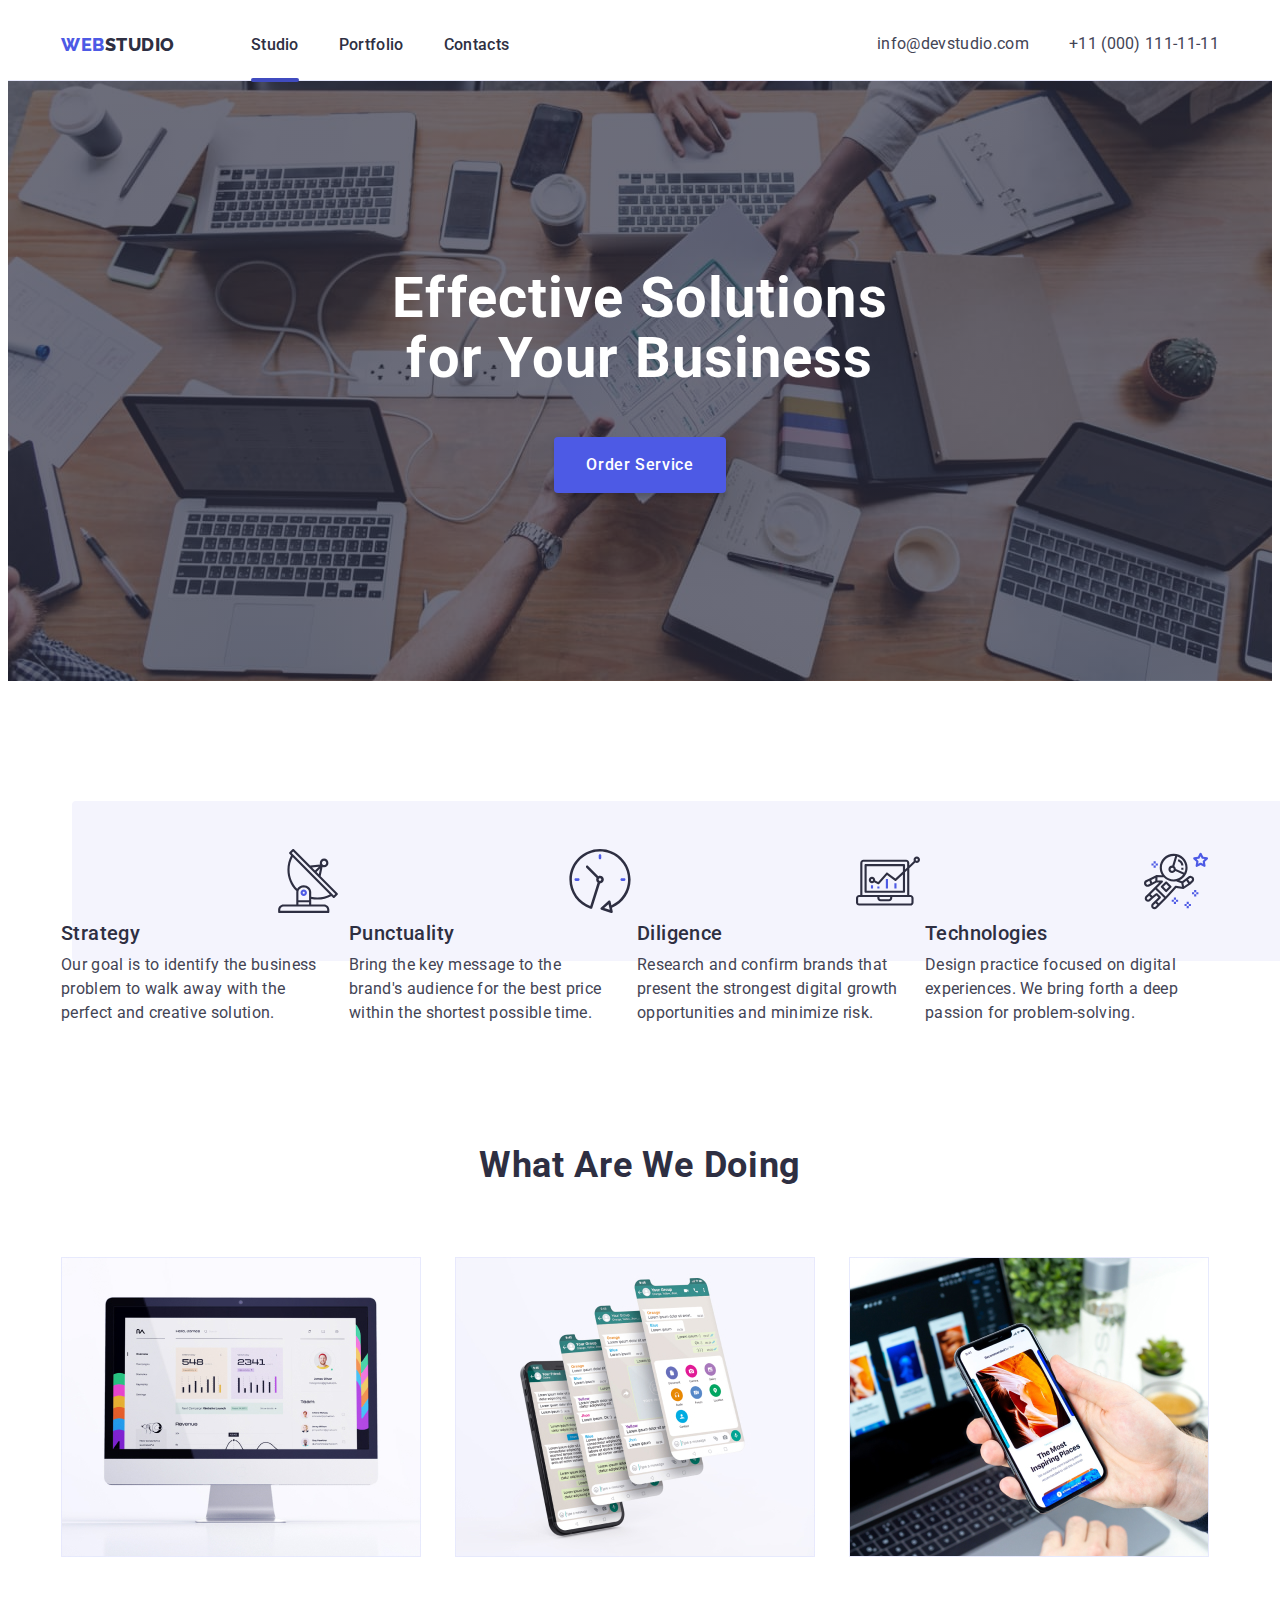
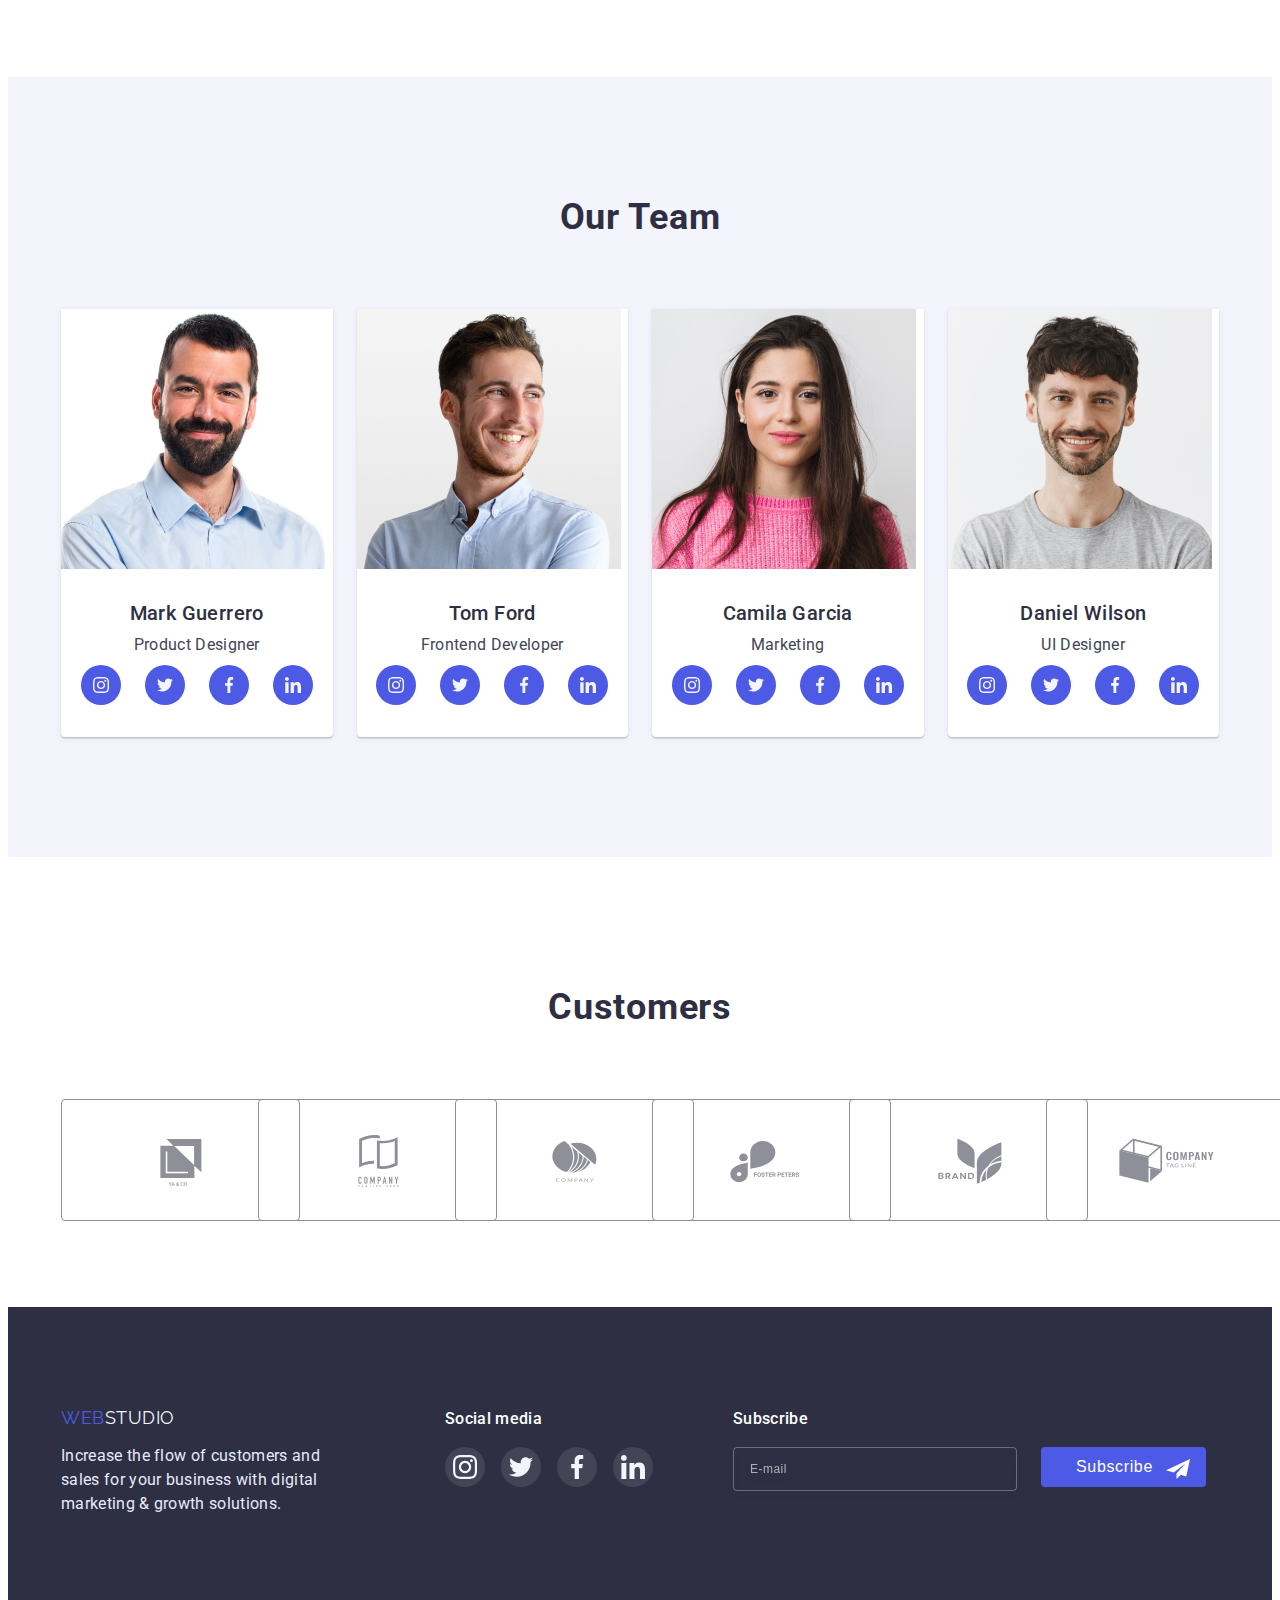
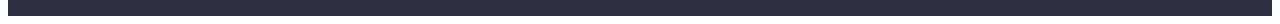
<file: index.html>
<!DOCTYPE html>
<html lang="en">
  <head>
    <meta charset="UTF-8" />
    <meta http-equiv="X-UA-Compatible" content="IE=edge" />
    <meta name="viewport" content="width=device-width, initial-scale=1.0" />
    <title>Document</title>
    <link rel="preconnect" href="https://fonts.googleapis.com" />
    <link rel="preconnect" href="https://fonts.gstatic.com" crossorigin />
    <link
      href="https://fonts.googleapis.com/css2?family=Raleway:wght@800&family=Roboto:wght@400;500;700;900&display=swap"
      rel="stylesheet"
    />
    <link
      rel="stylesheet"
      href="https://cdnjs.cloudflare.com/ajax/libs/modern-normalize/1.1.0/modern-normalize.min.css"
      integrity="sha512-wpPYUAdjBVSE4KJnH1VR1HeZfpl1ub8YT/NKx4PuQ5NmX2tKuGu6U/JRp5y+Y8XG2tV+wKQpNHVUX03MfMFn9Q=="
      crossorigin="anonymous"
      referrerpolicy="no-referrer"
    />
    <link rel="stylesheet" href="./css/styles.css" />
  </head>
  <body>
    <header class="header">
      <div class="container header-container">
        <nav class="header-navigation">
          <a href="" class="header-logo link">
            <span class="logo-web">Web</span> Studio</a
          >
          <ul class="header-list list">
            <li class="header-item link">
              <a href="./index.html" class="header-link link current">Studio</a>
            </li>
            <li class="header-item link">
              <a href="./portfolio.html" class="header-link link"> Portfolio</a>
            </li>
            <li class="header-item link">
              <a href="" class="header-link link"> Contacts</a>
            </li>
          </ul>
        </nav>
        <address class="header-contacts">
          <ul class="header-contacts-list list">
            <li>
              <a href="mailto:info@devstudio.com" class="header-mail link"
                >info@devstudio.com</a
              >
            </li>
            <li>
              <a href="tel:+110001111111" class="header-phone link"
                >+11 (000) 111-11-11</a
              >
            </li>
          </ul>
        </address>
      </div>
    </header>

    <main>
      <section class="hero">
        <div class="container hero-container">
          <h1 class="hero-title">Effective Solutions for Your Business</h1>
          <button class="hero-btn" type="button" data-modal-open>
            Order Service
          </button>
        </div>
      </section>

      <section class="planning">
        <div class="container">
          <ul class="planning-icon-list list">
            <li class="planning-icon-item">
              <a href="" class="planning-link link">
                <svg class="planning-icon" width="64" height="64">
                  <use href="./images/icons.svg#icon-antenna"></use>
                </svg>
              </a>
            </li>
            <li class="planning-item">
              <a href="" class="planning-link link"
                ><svg class="planning-icon" width="64" height="64">
                  <use href="./images/icons.svg#icon-clock"></use>
                </svg>
              </a>
            </li>
            <li class="planning-item">
              <a href="" class="planning-link link"
                ><svg class="planning-icon" width="64" height="64">
                  <use href="./images/icons.svg#icon-diagram"></use>
                </svg>
              </a>
            </li>
            <li class="planning-item">
              <a href="" class="planning-link link"
                ><svg class="planning-icon" width="64" height="64">
                  <use href="./images/icons.svg#icon-astronaut"></use>
                </svg>
              </a>
            </li>
          </ul>
          <h2 class="visually-hidden">Strategic planning</h2>
          <ul class="planning-list list">
            <li class="planning-item">
              <h3 class="planning-title">Strategy</h3>
              <p class="planning-text">
                Our goal is to identify the business problem to walk away with
                the perfect and creative solution.
              </p>
            </li>
            <li class="planning-item">
              <h3 class="planning-title">Punctuality</h3>
              <p class="planning-text">
                Bring the key message to the brand's audience for the best price
                within the shortest possible time.
              </p>
            </li>
            <li class="planning-item">
              <h3 class="planning-title">Diligence</h3>
              <p class="planning-text">
                Research and confirm brands that present the strongest digital
                growth opportunities and minimize risk.
              </p>
            </li>
            <li class="planning-item">
              <h3 class="planning-title">Technologies</h3>
              <p class="planning-text">
                Design practice focused on digital experiences. We bring forth a
                deep passion for problem-solving.
              </p>
            </li>
          </ul>
        </div>
      </section>
      <section class="actions">
        <div class="container">
          <h2 class="actions-title">What are we doing</h2>
          <ul class="actions-list list">
            <li class="actions-item">
              <img src="./images/img1.jpg" alt="Computer" width="360" />
            </li>
            <li class="actions-item">
              <img src="./images/img2.jpg" alt="Smartphone" width="360" />
            </li>
            <li class="actions-item">
              <img src="./images/img3.jpg" alt="Laptop" width="360" />
            </li>
          </ul>
        </div>
      </section>

      <section class="team">
        <div class="container">
          <h2 class="team-title">Our Team</h2>
          <ul class="team-list list">
            <li class="team-item">
              <a href=""></a
              ><img
                src="./images/employee1.jpg"
                alt="Product Designer"
                width="264"
              />
              <div class="team-content">
                <h3 class="team-subtitle">Mark Guerrero</h3>
                <p class="team-text">Product Designer</p>
                <ul class="team-soc-list list">
                  <li class="team-soc-item">
                    <a href="" class="team-soc-link link">
                      <svg class="team-soc-icon" width="16" height="16">
                        <use href="./images/icons.svg#icon-instagram"></use>
                      </svg>
                    </a>
                  </li>
                  <li class="team-soc-item">
                    <a href="" class="team-soc-link link"
                      ><svg class="team-soc-icon" width="16" height="16">
                        <use href="./images/icons.svg#icon-twitter"></use>
                      </svg>
                    </a>
                  </li>
                  <li class="team-soc-item">
                    <a href="" class="team-soc-link link"
                      ><svg class="team-soc-icon" width="16" height="16">
                        <use href="./images/icons.svg#icon-facebook"></use>
                      </svg>
                    </a>
                  </li>
                  <li class="team-soc-item">
                    <a href="" class="team-soc-link link"
                      ><svg class="team-soc-icon" width="16" height="16">
                        <use href="./images/icons.svg#icon-linkedin"></use>
                      </svg>
                    </a>
                  </li>
                </ul>
              </div>
            </li>
            <li class="team-item">
              <a href=""></a
              ><img
                src="./images/employee2.jpg"
                alt="Frontend Developer"
                width="264"
              />
              <div class="team-content">
                <h3 class="team-subtitle">Tom Ford</h3>
                <p class="team-text">Frontend Developer</p>
                <ul class="team-soc-list list">
                  <li class="team-soc-item">
                    <a href="" class="team-soc-link link">
                      <svg class="team-soc-icon" width="16" height="16">
                        <use href="./images/icons.svg#icon-instagram"></use>
                      </svg>
                    </a>
                  </li>
                  <li class="team-soc-item">
                    <a href="" class="team-soc-link link"
                      ><svg class="team-soc-icon" width="16" height="16">
                        <use href="./images/icons.svg#icon-twitter"></use>
                      </svg>
                    </a>
                  </li>
                  <li class="team-soc-item">
                    <a href="" class="team-soc-link link"
                      ><svg class="team-soc-icon" width="16" height="16">
                        <use href="./images/icons.svg#icon-facebook"></use>
                      </svg>
                    </a>
                  </li>
                  <li class="team-soc-item">
                    <a href="" class="team-soc-link link"
                      ><svg class="team-soc-icon" width="16" height="16">
                        <use href="./images/icons.svg#icon-linkedin"></use>
                      </svg>
                    </a>
                  </li>
                </ul>
              </div>
            </li>
            <li class="team-item">
              <a href=""></a
              ><img src="./images/employee3.jpg" alt="Marketing" width="264" />
              <div class="team-content">
                <h3 class="team-subtitle">Camila Garcia</h3>
                <p class="team-text">Marketing</p>
                <ul class="team-soc-list list">
                  <li class="team-soc-item">
                    <a href="" class="team-soc-link link">
                      <svg class="team-soc-icon" width="16" height="16">
                        <use href="./images/icons.svg#icon-instagram"></use>
                      </svg>
                    </a>
                  </li>
                  <li class="team-soc-item">
                    <a href="" class="team-soc-link link"
                      ><svg class="team-soc-icon" width="16" height="16">
                        <use href="./images/icons.svg#icon-twitter"></use>
                      </svg>
                    </a>
                  </li>
                  <li class="team-soc-item">
                    <a href="" class="team-soc-link link">
                      <svg class="team-soc-icon" width="16" height="16">
                        <use href="./images/icons.svg#icon-facebook"></use>
                      </svg>
                    </a>
                  </li>
                  <li class="team-soc-item">
                    <a href="" class="team-soc-link link">
                      <svg class="team-soc-icon" width="16" height="16">
                        <use href="./images/icons.svg#icon-linkedin"></use>
                      </svg>
                    </a>
                  </li>
                </ul>
              </div>
            </li>
            <li class="team-item">
              <a href=""></a
              ><img
                src="./images/employee4.jpg"
                alt="UI Designer"
                width="264"
              />
              <div class="team-content">
                <h3 class="team-subtitle">Daniel Wilson</h3>
                <p class="team-text">UI Designer</p>
                <ul class="team-soc-list list">
                  <li class="team-soc-item">
                    <a href="" class="team-soc-link link">
                      <svg class="team-soc-icon" width="16" height="16">
                        <use href="./images/icons.svg#icon-instagram"></use>
                      </svg>
                    </a>
                  </li>
                  <li class="team-soc-item">
                    <a href="" class="team-soc-link link"
                      ><svg class="team-soc-icon" width="16" height="16">
                        <use href="./images/icons.svg#icon-twitter"></use>
                      </svg>
                    </a>
                  </li>
                  <li class="team-soc-item">
                    <a href="" class="team-soc-link link"
                      ><svg class="team-soc-icon" width="16" height="16">
                        <use href="./images/icons.svg#icon-facebook"></use>
                      </svg>
                    </a>
                  </li>
                  <li class="team-soc-item">
                    <a href="" class="team-soc-link link"
                      ><svg class="team-soc-icon" width="16" height="16">
                        <use href="./images/icons.svg#icon-linkedin"></use>
                      </svg>
                    </a>
                  </li>
                </ul>
              </div>
            </li>
          </ul>
        </div>
      </section>

      <section class="customers">
        <div class="container">
          <h2 class="customers-title">Customers</h2>
          <ul class="customers-list list">
            <li class="customers-item">
              <a href="" class="customers-link link">
                <svg class="customers-icon" width="104" height="56">
                  <use href="./images/icons.svg#icon-customer1"></use>
                </svg>
              </a>
            </li>
            <li class="customers-item">
              <a href="" class="customers-link link">
                <svg class="customers-icon" width="104" height="56">
                  <use href="./images/icons.svg#icon-customer2"></use>
                </svg>
              </a>
            </li>
            <li class="customers-item">
              <a href="" class="customers-link link">
                <svg class="customers-icon" width="104" height="56">
                  <use href="./images/icons.svg#icon-customer3"></use>
                </svg>
              </a>
            </li>
            <li class="customers-item">
              <a href="" class="customers-link link">
                <svg class="customers-icon" width="104" height="56">
                  <use href="./images/icons.svg#icon-customer4"></use>
                </svg>
              </a>
            </li>
            <li class="customers-item">
              <a href="" class="customers-link link">
                <svg class="customers-icon" width="104" height="56">
                  <use href="./images/icons.svg#icon-customer5"></use>
                </svg>
              </a>
            </li>
            <li class="customers-item">
              <a href="" class="customers-link link">
                <svg class="customers-icon" width="104" height="56">
                  <use href="./images/icons.svg#icon-customer6"></use>
                </svg>
              </a>
            </li>
          </ul>
        </div>
      </section>
    </main>

    <footer class="footer">
      <div class="container">
        <div class="container-footer">
          <div class="footer-wrap">
            <a href="./index.html" class="footer-link link"
              ><span class="footer-logo-web">Web</span> Studio</a
            >
            <p class="footer-text">
              Increase the flow of customers and sales for your business with
              digital marketing & growth solutions.
            </p>
          </div>
          <div class="footer-wrap">
            <p class="footer-soc-text">Social media</p>
            <ul class="footer-soc-list list">
              <li class="footer-soc-item">
                <a href="" class="footer-soc-link link">
                  <svg class="footer-soc-icon" width="24" height="24">
                    <use href="./images/icons.svg#icon-instagram"></use>
                  </svg>
                </a>
              </li>
              <li class="footer-soc-item">
                <a href="" class="footer-soc-link link">
                  <svg class="footer-soc-icon" width="24" height="24">
                    <use href="./images/icons.svg#icon-twitter"></use>
                  </svg>
                </a>
              </li>
              <li class="footer-soc-item">
                <a href="" class="footer-soc-link link">
                  <svg class="footer-soc-icon" width="24" height="24">
                    <use href="./images/icons.svg#icon-facebook"></use>
                  </svg>
                </a>
              </li>
              <li class="footer-soc-item">
                <a href="" class="footer-soc-link link">
                  <svg class="footer-soc-icon" width="24" height="24">
                    <use href="./images/icons.svg#icon-linkedin"></use>
                  </svg>
                </a>
              </li>
            </ul>
          </div>
          <div class="input-footer-wrap">
            <p class="input-footer-text">Subscribe</p>
            <form class="footer-form">
              <input
                class="footer-input"
                name="send-email"
                type="email"
                id="send-email"
                placeholder="E-mail"
              />
              <div class="button-wrap">
                <button class="footer-button" type="submit">Subscribe</button>
                <svg class="footer-input-icon" width="24" height="24">
                  <use href="./images/icons.svg#icon-airplane"></use>
                </svg>
              </div>
            </form>
          </div>
        </div>
      </div>
    </footer>
    <div class="backdrop is-hidden" data-modal>
      <div class="modal">
        <button type="button" class="modal-close" data-modal-close>
          <svg class="button-close" width="8" height="8">
            <use href="./images/icons.svg#icon-close-black"></use>
          </svg>
        </button>
        <p class="modal-title">Leave your contacts and we will call you back</p>
        <form action="#" class="modal-form">
          <div class="modal-field">
            <label for="user-name" class="modal-input-text">Name</label>
            <div class="input-wrap">
              <input
                class="modal-input"
                name="user-name"
                type="text"
                id="user-name"
                placeholder=""
                required
              />
              <svg class="modal-input-icon" width="18" height="18">
                <use href="./images/icons.svg#icon-person-black"></use>
              </svg>
            </div>
          </div>
          <div class="modal-field">
            <label for="user-phone" class="modal-input-text">Phone</label>
            <div class="input-wrap">
              <input
                class="modal-input"
                name="user-phone"
                type="tel"
                id="user-phone"
                placeholder=""
                required
              />
              <svg class="modal-input-icon" width="18" height="24">
                <use href="./images/icons.svg#icon-phone-black"></use>
              </svg>
            </div>
          </div>
          <div class="modal-field">
            <label for="user-email" class="modal-input-text">Email</label>
            <div class="input-wrap">
              <input
                class="modal-input"
                name="user-email"
                type="email"
                id="user-email"
                placeholder=""
              />
              <svg class="modal-input-icon" width="18" height="24">
                <use href="./images/icons.svg#icon-email-black"></use>
              </svg>
            </div>
          </div>
          <div class="modal-field">
            <label for="user-comment" class="modal-input-text">Comment</label>
            <textarea
              class="modal-comment"
              name="user-comment"
              id="user-comment"
              placeholder="Text input"
            ></textarea>
          </div>
          <div class="modal-field-check">
            <input
              class="modal-check visually-hidden"
              type="checkbox"
              id="policy"
              name="policy"
              value="true"
              required
            />
            <label for="policy" class="check-text">
              <span
                ><svg class="check-icon" width="10" height="8">
                  <use href="./images/icons.svg#icon-heck-click"></use>
                </svg>
              </span>
              I accept the terms and conditions of the
              <a href="" class="link-text"> Privacy Policy</a>
            </label>
          </div>
          <button class="modal-button" type="submit">Send</button>
        </form>
      </div>
    </div>
    <script src="./js/modal.js"></script>
  </body>
</html>
</file>
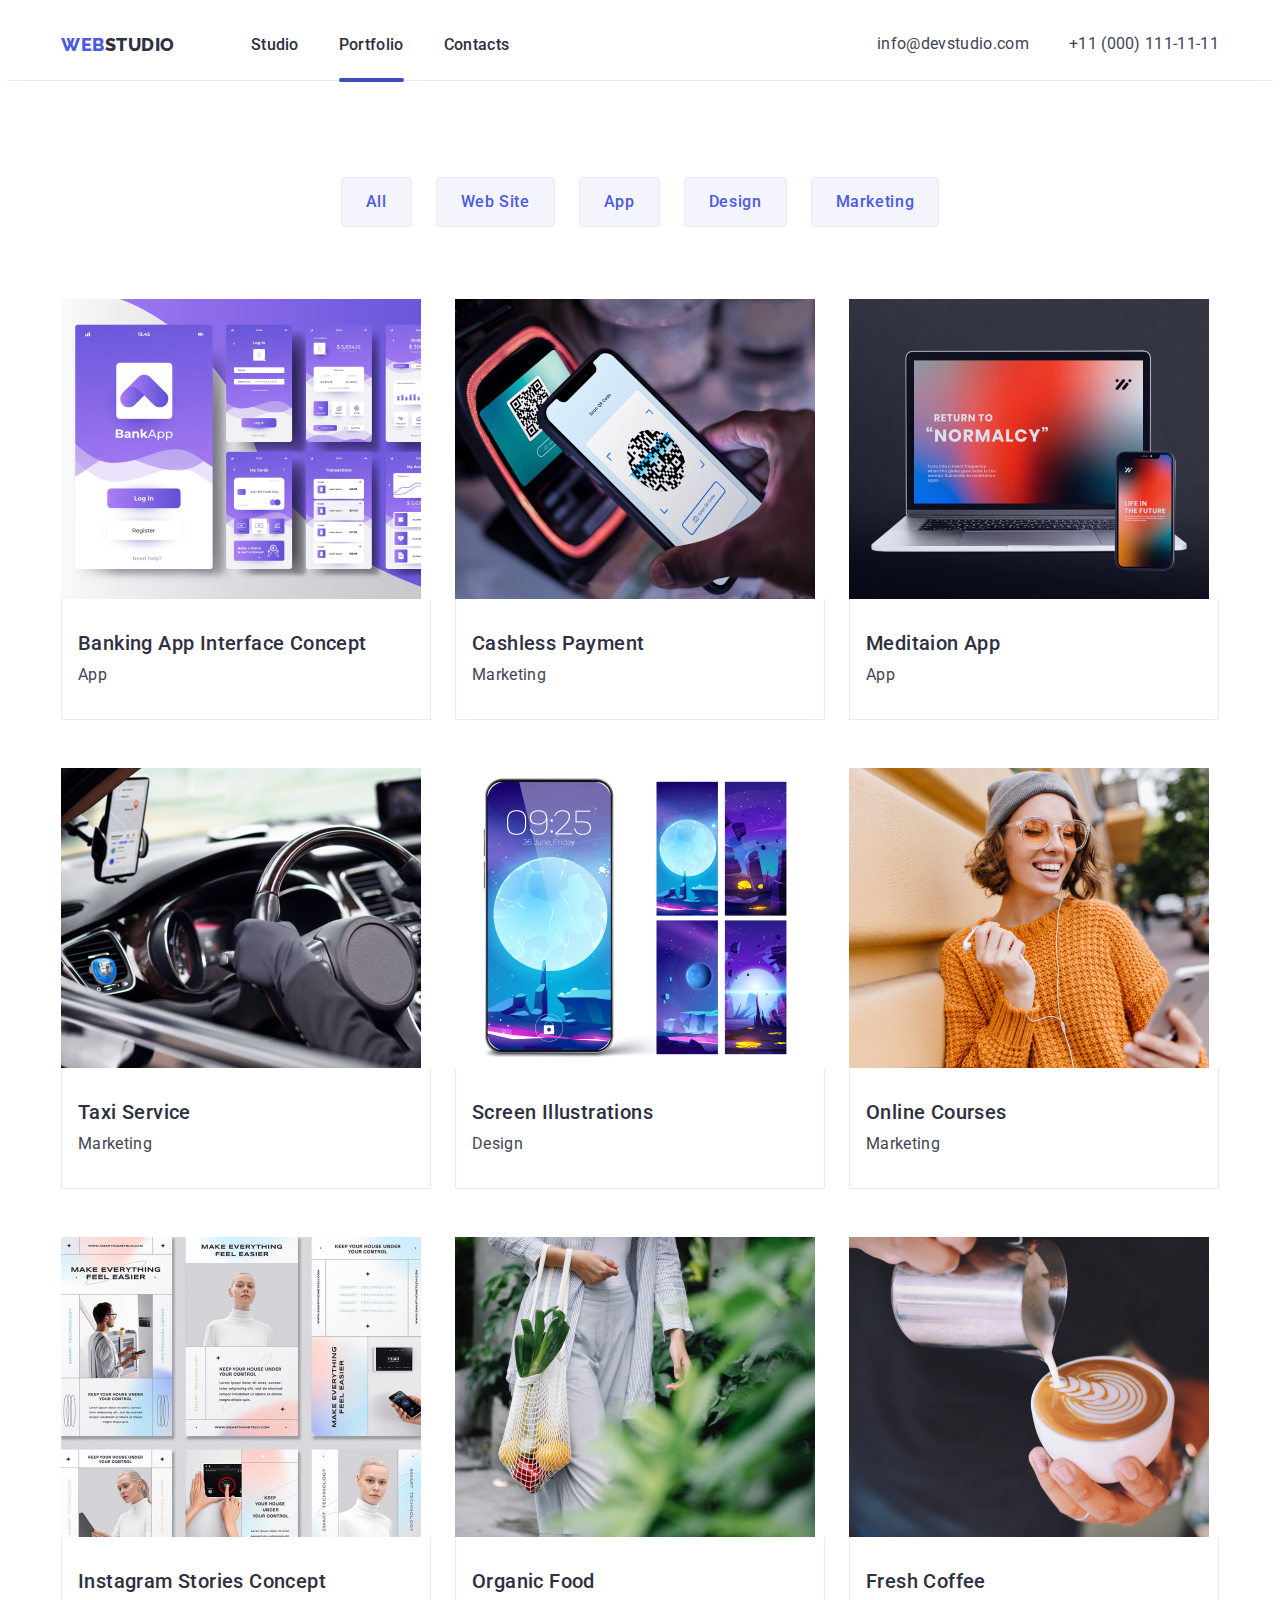
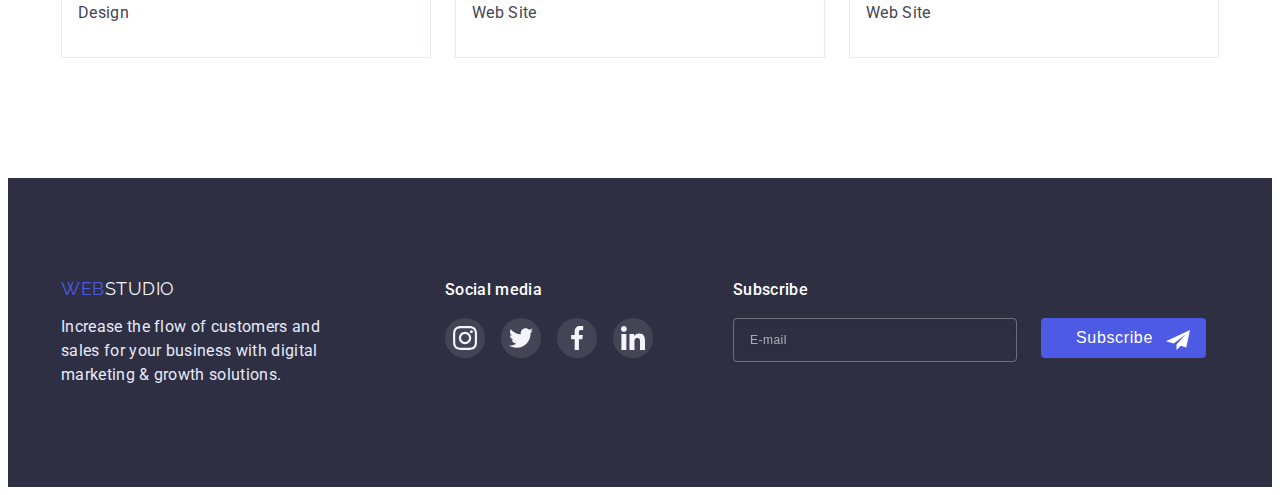
<file: portfolio.html>
<!DOCTYPE html>
<html lang="en">
  <head>
    <meta charset="UTF-8" />
    <meta http-equiv="X-UA-Compatible" content="IE=edge" />
    <meta name="viewport" content="width=device-width, initial-scale=1.0" />
    <title>Document</title>
    <link rel="preconnect" href="https://fonts.googleapis.com" />
    <link rel="preconnect" href="https://fonts.gstatic.com" crossorigin />
    <link
      href="https://fonts.googleapis.com/css2?family=Raleway:wght@800&family=Roboto:wght@400;500;700;900&display=swap"
      rel="stylesheet"
    />
    <link
      rel="stylesheet"
      href="https://cdnjs.cloudflare.com/ajax/libs/modern-normalize/1.1.0/modern-normalize.min.css"
      integrity="sha512-wpPYUAdjBVSE4KJnH1VR1HeZfpl1ub8YT/NKx4PuQ5NmX2tKuGu6U/JRp5y+Y8XG2tV+wKQpNHVUX03MfMFn9Q=="
      crossorigin="anonymous"
      referrerpolicy="no-referrer"
    />
    <link rel="stylesheet" href="./css/styles.css" />
  </head>
  <body>
    <header class="header">
      <div class="container header-container">
        <nav class="header-navigation">
          <a href="" class="header-logo link">
            <span class="logo-web">Web</span> Studio</a
          >
          <ul class="header-list list">
            <li class="header-item link">
              <a href="./index.html" class="header-link link">Studio</a>
            </li>
            <li class="header-item link">
              <a href="./portfolio.html" class="header-link link current">
                Portfolio</a
              >
            </li>
            <li class="header-item link">
              <a href="" class="header-link link"> Contacts</a>
            </li>
          </ul>
        </nav>
        <address class="header-contacts">
          <ul class="header-contacts-list list">
            <li>
              <a href="mailto:info@devstudio.com" class="header-mail link"
                >info@devstudio.com</a
              >
            </li>
            <li>
              <a href="tel:+110001111111" class="header-phone link"
                >+11 (000) 111-11-11</a
              >
            </li>
          </ul>
        </address>
      </div>
    </header>
    <main>
      <section class="projects">
        <div class="container">
          <h2 class="visually-hidden">Filters</h2>
          <ul class="projects-buttons-list list">
            <li class="projects-button-item">
              <button type="button" class="project-btn">All</button>
            </li>
            <li class="projects-button-item">
              <button type="button" class="project-btn">Web Site</button>
            </li>
            <li class="projects-button-item">
              <button type="button" class="project-btn">App</button>
            </li>
            <li class="projects-button-item">
              <button type="button" class="project-btn">Design</button>
            </li>
            <li class="projects-button-item">
              <button type="button" class="project-btn">Marketing</button>
            </li>
          </ul>
          <h2 class="visually-hidden">Projects</h2>
          <ul class="projects-list list">
            <li class="project-item">
              <div class="projects-shadow">
                <a href="" class="project-link"></a>
                <div class="projects-top-wrap">
                  <img
                    src="./images/project-card1.jpg"
                    alt="Project card1"
                    width="360"
                    height="300"
                  />
                  <p class="projects-top-text">
                    14 Stylish and User-Friendly App Design Concepts · Task
                    Manager App · Calorie Tracker App · Exotic Fruit Ecommerce
                    App · Cloud Storage App
                  </p>
                </div>
                <div class="project-content">
                  <h3 class="project-subtitle">
                    Banking App Interface Concept
                  </h3>
                  <p class="project-text">App</p>
                </div>
              </div>
            </li>
            <li class="project-item">
              <div class="projects-shadow">
                <a href="" class="project-link"></a>
                <div class="projects-top-wrap">
                  <img
                    src="./images/project-card2.jpg"
                    alt="Project card2"
                    width="360"
                    height="300"
                  />
                  <p class="projects-top-text">
                    14 Stylish and User-Friendly App Design Concepts · Task
                    Manager App · Calorie Tracker App · Exotic Fruit Ecommerce
                    App · Cloud Storage App
                  </p>
                </div>
                <div class="project-content">
                  <h3 class="project-subtitle">Cashless Payment</h3>
                  <p class="project-text">Marketing</p>
                </div>
              </div>
            </li>
            <li class="project-item">
              <div class="projects-shadow">
                <a href="" class="project-link"></a>
                <div class="projects-top-wrap">
                  <img
                    src="./images/project-card3.jpg"
                    alt="Project card3"
                    width="360"
                    height="300"
                  />
                  <p class="projects-top-text">
                    14 Stylish and User-Friendly App Design Concepts · Task
                    Manager App · Calorie Tracker App · Exotic Fruit Ecommerce
                    App · Cloud Storage App
                  </p>
                </div>
                <div class="project-content">
                  <h3 class="project-subtitle">Meditaion App</h3>
                  <p class="project-text">App</p>
                </div>
              </div>
            </li>
            <li class="project-item">
              <div class="projects-shadow">
                <a href="" class="project-link"></a>
                <div class="projects-top-wrap">
                  <img
                    src="./images/project-card4.jpg"
                    alt="Project card4"
                    width="360"
                    height="300"
                  />
                  <p class="projects-top-text">
                    14 Stylish and User-Friendly App Design Concepts · Task
                    Manager App · Calorie Tracker App · Exotic Fruit Ecommerce
                    App · Cloud Storage App
                  </p>
                </div>
                <div class="project-content">
                  <h3 class="project-subtitle">Taxi Service</h3>
                  <p class="project-text">Marketing</p>
                </div>
              </div>
            </li>
            <li class="project-item">
              <div class="projects-shadow">
                <a href="" class="project-link"></a>
                <div class="projects-top-wrap">
                  <img
                    src="./images/project-card5.jpg"
                    alt="Project card5"
                    width="360"
                    height="300"
                  />
                  <p class="projects-top-text">
                    14 Stylish and User-Friendly App Design Concepts · Task
                    Manager App · Calorie Tracker App · Exotic Fruit Ecommerce
                    App · Cloud Storage App
                  </p>
                </div>
                <div class="project-content">
                  <h3 class="project-subtitle">Screen Illustrations</h3>
                  <p class="project-text">Design</p>
                </div>
              </div>
            </li>
            <li class="project-item">
              <div class="projects-shadow">
                <a href="" class="project-link"></a>
                <div class="projects-top-wrap">
                  <img
                    src="./images/project-card6.jpg"
                    alt="Project card6"
                    width="360"
                    height="300"
                  />
                  <p class="projects-top-text">
                    14 Stylish and User-Friendly App Design Concepts · Task
                    Manager App · Calorie Tracker App · Exotic Fruit Ecommerce
                    App · Cloud Storage App
                  </p>
                </div>
                <div class="project-content">
                  <h3 class="project-subtitle">Online Courses</h3>
                  <p class="project-text">Marketing</p>
                </div>
              </div>
            </li>
            <li class="project-item">
              <div class="projects-shadow">
                <a href="" class="project-link"></a>
                <div class="projects-top-wrap">
                  <img
                    src="./images/project-card7.jpg"
                    alt="Project card7"
                    width="360"
                    height="300"
                  />
                  <p class="projects-top-text">
                    14 Stylish and User-Friendly App Design Concepts · Task
                    Manager App · Calorie Tracker App · Exotic Fruit Ecommerce
                    App · Cloud Storage App
                  </p>
                </div>
                <div class="project-content">
                  <h3 class="project-subtitle">Instagram Stories Concept</h3>
                  <p class="project-text">Design</p>
                </div>
              </div>
            </li>
            <li class="project-item">
              <div class="projects-shadow">
                <a href="" class="project-link"></a>
                <div class="projects-top-wrap">
                  <img
                    src="./images/project-card8.jpg"
                    alt="Project card8"
                    width="360"
                    height="300"
                  />
                  <p class="projects-top-text">
                    14 Stylish and User-Friendly App Design Concepts · Task
                    Manager App · Calorie Tracker App · Exotic Fruit Ecommerce
                    App · Cloud Storage App
                  </p>
                </div>
                <div class="project-content">
                  <h3 class="project-subtitle">Organic Food</h3>
                  <p class="project-text">Web Site</p>
                </div>
              </div>
            </li>
            <li class="project-item">
              <div class="projects-shadow">
                <a href="" class="project-link"></a>
                <div class="projects-top-wrap">
                  <img
                    src="./images/project-card9.jpg"
                    alt="Project card9"
                    width="360"
                    height="300"
                  />
                  <p class="projects-top-text">
                    14 Stylish and User-Friendly App Design Concepts · Task
                    Manager App · Calorie Tracker App · Exotic Fruit Ecommerce
                    App · Cloud Storage App
                  </p>
                </div>
                <div class="project-content">
                  <h3 class="project-subtitle">Fresh Coffee</h3>
                  <p class="project-text">Web Site</p>
                </div>
              </div>
            </li>
          </ul>
        </div>
      </section>
    </main>

    <footer class="footer">
      <div class="container">
        <div class="container-footer">
          <div class="footer-wrap">
            <a href="./index.html" class="footer-link link"
              ><span class="footer-logo-web">Web</span> Studio</a
            >
            <p class="footer-text">
              Increase the flow of customers and sales for your business with
              digital marketing & growth solutions.
            </p>
          </div>
          <div class="footer-wrap">
            <p class="footer-soc-text">Social media</p>
            <ul class="footer-soc-list list">
              <li class="footer-soc-item">
                <a href="" class="footer-soc-link link">
                  <svg class="footer-soc-icon" width="24" height="24">
                    <use href="./images/icons.svg#icon-instagram"></use>
                  </svg>
                </a>
              </li>
              <li class="footer-soc-item">
                <a href="" class="footer-soc-link link">
                  <svg class="footer-soc-icon" width="24" height="24">
                    <use href="./images/icons.svg#icon-twitter"></use>
                  </svg>
                </a>
              </li>
              <li class="footer-soc-item">
                <a href="" class="footer-soc-link link">
                  <svg class="footer-soc-icon" width="24" height="24">
                    <use href="./images/icons.svg#icon-facebook"></use>
                  </svg>
                </a>
              </li>
              <li class="footer-soc-item">
                <a href="" class="footer-soc-link link">
                  <svg class="footer-soc-icon" width="24" height="24">
                    <use href="./images/icons.svg#icon-linkedin"></use>
                  </svg>
                </a>
              </li>
            </ul>
          </div>
          <div class="input-footer-wrap">
            <p class="input-footer-text">Subscribe</p>
            <form class="footer-form">
              <input
                class="footer-input"
                name="send-email"
                type="email"
                id="send-email"
                placeholder="E-mail"
              />
              <div class="button-wrap">
                <button class="footer-button" type="submit">Subscribe</button>
                <svg class="footer-input-icon" width="24" height="24">
                  <use href="./images/icons.svg#icon-airplane"></use>
                </svg>
              </div>
            </form>
          </div>
        </div>
      </div>
    </footer>
  </body>
</html>
</file>
<file: css/styles.css>
:root {
  --title-color: #2e2f42;
  --text-font-size: 16px;
  --text-lh: 1.5;
}

body {
  font-family: "Roboto", sans-serif;
  color: #2e2f42;
}
h1,
h2,
h3,
h4,
h5,
h6,
p {
  margin: 0;
}
ul {
  margin: 0;
  padding-left: 0;
}
img {
  display: block;
}
.container {
  width: 1158px;
  padding-left: 15px;
  padding-right: 15px;
  margin-left: auto;
  margin-right: auto;
}
.list {
  list-style: none;
}
.link {
  text-decoration: none;
}
/*------------------ Header------------------ */
.header {
  padding-top: 24px;
  padding-bottom: 24px;
  border-bottom: 1px solid #e7e9fc;
}
.header-logo {
  font-family: "Raleway", sans-serif;
  font-weight: 800;
  font-size: 18px;
  line-height: 1.33x;
  letter-spacing: 0.03em;
  text-transform: uppercase;
  color: var(--title-color);
  margin-right: 76px;
  display: flex;
  flex-direction: row;
  align-items: flex-start;
  padding: 0px;
}
.logo-web {
  color: #4d5ae5;
}
.header-container {
  display: flex;
}
.header-navigation {
  display: flex;
  align-items: center;
  margin-right: auto;
}

.header-list {
  display: flex;
  gap: 40px;
}
.header-item {
}
.header-mail:hover,
.header-mail:focus,
.header-phone:hover,
.header-phone:focus,
.header-link:hover,
.header-link:focus {
  color: #4d5ae5;
}
.header-link {
  font-weight: 500;
  font-size: 16px;
  line-height: 1, 5;
  letter-spacing: 0.02em;
  color: #2e2f42;
  transition: color 250ms cubic-bezier(0.4, 0, 0.2, 1);
}
.current {
  position: relative;
}
.current::after {
  content: "";
  position: absolute;
  width: 100%;
  height: 4px;
  left: 0px;
  bottom: -28px;
  background-color: #404bbf;
  border-radius: 2px;
}
.header-contacts {
}
.header-contacts-list {
  display: flex;
  align-items: center;
  gap: 40px;
}
.header-mail,
.header-phone {
  font-style: normal;
  font-size: 16px;
  line-height: 1.5;
  letter-spacing: 0.02em;
  color: #434455;
  transition: color 250ms cubic-bezier(0.4, 0, 0.2, 1);
}
.header-phone {
}
/*------------------ Hero------------------ */
.hero {
  background-image: linear-gradient(
      rgba(46, 47, 66, 0.7),
      rgba(46, 47, 66, 0.7)
    ),
    url(../images/hero-bg.jpg);
  background-repeat: no-repeat;
  background-position: center;
  background-size: 1440px 600px;
  padding-top: 188px;
  padding-bottom: 188px;
}

.hero-title {
  font-weight: 700;
  font-size: 56px;
  line-height: 1.07;
  letter-spacing: 0.02em;
  color: #ffffff;
  max-width: 500px;
  text-align: center;
  margin: 0 auto 48px;
}
.hero-btn {
  font-family: inherit;
  font-style: normal;
  font-weight: 500;
  font-size: 16px;
  line-height: 1.5;
  letter-spacing: 0.04em;
  color: #ffffff;
  cursor: pointer;
  background: #4d5ae5;
  box-shadow: 0px 4px 4px rgba(0, 0, 0, 0.15);
  border: 0px;
  border-radius: 4px;
  min-width: 169px;
  height: 56px;
  padding: 16px 32px;
  display: block;
  margin: auto;
  transition: background-color 250ms cubic-bezier(0.4, 0, 0.2, 1);
}
.hero-btn:is(:hover, :focus),
.modal-button:is(:hover, :focus),
.footer-button:is(:hover, :focus) {
  background-color: #404bbf;
}
.visually-hidden {
  position: absolute;
  width: 1px;
  height: 1px;
  margin: -1px;
  border: 0;
  padding: 0;
  white-space: nowrap;
  clip-path: inset(100%);
  clip: rect(0 0 0 0);
  overflow: hidden;
}
/*------------------ Planning------------------ */
.planning {
  padding-top: 120px;
  padding-bottom: 120px;
}
.planning-icon-list {
  display: flex;
  gap: 24px;
  justify-content: center;
}

.planning-icon-item {
  width: calc((100% - 72px) / 4);
  height: 112px;
}
.planning-link {
  width: 100%;
  height: 100%;
  display: flex;
  align-items: center;
  padding: 24px 100px;
  border-radius: 4px;
  justify-content: center;
  background: #f4f4fd;
}

.planning-icon {
}
.planning-list {
  display: flex;
  gap: 24px;
}
.planning-item {
}
.planning-title {
  font-weight: 500;
  font-size: 20px;
  line-height: 1.2;
  letter-spacing: 0.02em;
  color: var(--title-color);
  margin-top: 8px;
}
.planning-text {
  font-size: var(--text-font-size);
  line-height: var(--text-lh);
  letter-spacing: 0.02em;
  color: #434455;
  margin-top: 8px;
  max-width: 264px;
}
/*------------------ Actions------------------ */
.actions {
  padding-bottom: 120px;
}
.actions-title,
.team-title,
.customers-title {
  font-weight: 700;
  font-size: 36px;
  line-height: calc(40 / 36);
  letter-spacing: 0.02em;
  text-transform: capitalize;
  color: var(--title-color);
  text-align: center;
  margin-bottom: 72px;
}
.actions-list {
  display: flex;
  gap: 24px;
}

.actions-item {
  width: calc((100% - 48px) / 3);
}
/*------------------ Team------------------ */
.team {
  padding-top: 120px;
  padding-bottom: 120px;
  background: #f4f4fd;
}

.team-title {
  margin-bottom: 72px;
}
.team-list {
  display: flex;
  gap: 24px;
}
.team-item {
  background: #ffffff;
  box-shadow: 0px 1px 6px rgba(46, 47, 66, 0.08),
    0px 1px 1px rgba(46, 47, 66, 0.16), 0px 2px 1px rgba(46, 47, 66, 0.08);
  border-radius: 0px 0px 4px 4px;
  width: calc((100% - 68px) / 4);
}
.team-content {
  text-align: center;
  padding-top: 32px;
  padding-bottom: 32px;
}
.team-soc-list {
  display: flex;
  justify-content: center;
  gap: 24px;
}

.team-soc-item {
  width: 40px;
  height: 40px;
}
.team-soc-link {
  width: 100%;
  height: 100%;
  background-color: #4d5ae5;
  display: flex;
  align-items: center;
  border-radius: 50%;
  justify-content: center;
  transition: background-color 250ms cubic-bezier(0.4, 0, 0.2, 1);
}
.team-soc-icon {
  fill: #f4f4fd;
}
.team-soc-link:is(:hover, :focus) {
  background-color: #404bbf;
}
.team-subtitle {
  font-weight: 500;
  font-size: 20px;
  line-height: 1.2;
  letter-spacing: 0.02em;
  color: var(--title-color);
  margin-bottom: 8px;
}
.team-text {
  font-size: var(--text-font-size);
  line-height: var(--text-lh);
  letter-spacing: 0.02em;
  color: #434455;
  margin-bottom: 8px;
}
/*------------------ Customers------------------ */
.customers {
  padding-top: 130px;
  padding-bottom: 120px;
}
.customers-title {
}
.customers-list {
  display: flex;
  gap: 24px;
}
.customers-item {
  width: calc((100% - 120px) / 6);
  height: 88px;
}
.customers-link {
  width: 100%;
  height: 100%;
  border: 1px solid #8e8f99;
  border-radius: 4px;
  display: flex;
  align-items: center;
  padding: 16px 32px;
  justify-content: center;
  color: #8e8f99;
  transition: color 250ms cubic-bezier(0.4, 0, 0.2, 1),
    border-color 250ms cubic-bezier(0.4, 0, 0.2, 1);
}
.customers-icon {
  fill: currentColor;
}

.customers-link:is(:hover, :focus) {
  border-color: #404bbf;
  color: #404bbf;
}

/*------------------ Footer------------------ */
.footer {
  padding-top: 100px;
  padding-bottom: 100px;
  background: var(--title-color);
}
.container-footer {
  display: flex;
}
.footer-wrap {
}
.footer-link {
  font-family: "Raleway", sans-serif;
  font-size: 18px;
  line-height: 1.17;
  letter-spacing: 0.03em;
  text-transform: uppercase;
  color: #f4f4fd;
  display: flex;
  padding: 0px;
  margin-bottom: 16px;
}
.footer-logo-web {
  color: #4d5ae5;
}
.footer-text {
  font-size: var(--text-font-size);
  line-height: var(--text-lh);
  letter-spacing: 0.02em;
  color: #e7e9fc;
  max-width: 264px;
  margin-right: 120px;
}

.footer-soc-text,
.input-footer-text {
  font-weight: 500;
  font-size: var(--text-font-size);
  line-height: var(--text-lh);
  color: #ffffff;
  letter-spacing: 0.02em;
  margin-bottom: 16px;
}
.footer-soc-list {
  display: flex;
  gap: 16px;
}
.footer-soc-item {
  width: 40px;
  height: 40px;
}
.footer-soc-link {
  width: 100%;
  height: 100%;
  background: rgba(255, 255, 255, 0.1);
  display: flex;
  align-items: center;
  border-radius: 50%;
  justify-content: center;
  transition: background-color 250ms cubic-bezier(0.4, 0, 0.2, 1);
}
.footer-soc-icon {
  fill: #f4f4fd;
}
.footer-soc-link:is(:hover, :focus) {
  background: #31d0aa;
}
.input-footer-wrap {
  margin-left: 80px;
}
.input-footer-text {
  margin-bottom: 16px;
}
.footer-form {
  display: flex;
  gap: 24px;
}
.footer-input {
  width: 264px;
  height: 40px;
  font-size: 12px;
  line-height: 2;
  letter-spacing: 0.04em;
  background-color: transparent;
  color: #fcfcfc;
  padding-left: 16px;
  border: 1px solid rgba(255, 255, 255, 0.3);
  filter: drop-shadow(0px 4px 4px rgba(0, 0, 0, 0.15));
  border-radius: 4px;
  transition: border-color 250ms cubic-bezier(0.4, 0, 0.2, 1);
}
.footer-input:focus {
  border-color: #4d5ae5;
}
.footer-input::placeholder {
  color: rgba(255, 255, 255, 0.6);
}
.footer-button {
  font-weight: 500;
  font-size: var(--text-font-size);
  line-height: var(--text-lh);
  letter-spacing: 0.04em;
  color: #ffffff;
  width: 165px;
  height: 40px;
  background: #4d5ae5;
  border-radius: 4px;
  padding-top: 8px;
  padding-bottom: 8px;
  padding-right: 24px;
  border: transparent;
  cursor: pointer;
  transition: background-color 250ms cubic-bezier(0.4, 0, 0.2, 1);
}

.footer-input-icon {
  position: absolute;
  right: 16px;
  top: 50%;
  transform: translateY(-50%);
  fill: #ffffff;
}
.button-wrap {
  position: relative;
  display: flex;
  gap: 16px;
}

/*------------------ Portfolio------------------ */
.projects {
  padding-top: 96px;
  padding-bottom: 120px;
}
.project-content {
  display: block;
  padding-top: 32px;
  padding-bottom: 32px;
  padding-left: 16px;
  padding-right: auto;
  border: 1px solid #e7e9fc;
  border-top: none;
  margin-top: 0;
}
.projects-shadow {
  transition: box-shadow 250ms cubic-bezier(0.4, 0, 0.2, 1),
    transform 250ms cubic-bezier(0.4, 0, 0.2, 1);
}
.projects-shadow:hover {
  box-shadow: 0px 1px 6px rgba(46, 47, 66, 0.08),
    0px 1px 1px rgba(46, 47, 66, 0.16), 0px 2px 1px rgba(46, 47, 66, 0.08);
}

.projects-buttons-list {
  display: flex;
  padding: 0px;
  gap: 24px;
  justify-content: center;
}
.projects-button-item {
}

.project-btn {
  font-family: inherit;
  font-weight: 500;
  font-size: 16px;
  line-height: 1.5;
  letter-spacing: 0.04em;
  text-align: center;
  color: #4d5ae5;
  background: #f4f4fd;
  padding: 12px 24px;
  cursor: pointer;
  border: 1px solid #e7e9fc;
  border-radius: 4px;
  transition: background-color 250ms cubic-bezier(0.4, 0, 0.2, 1),
    color 250ms cubic-bezier(0.4, 0, 0.2, 1),
    box-shadow 250ms cubic-bezier(0.4, 0, 0.2, 1);
}
.project-btn:is(:hover, :focus) {
  background-color: #404bbf;
  color: #f4f4fd;
  box-shadow: 0px 3px 1px rgba(0, 0, 0, 0.1), 0px 2px 1px rgba(0, 0, 0, 0.08),
    0px 2px 2px rgba(0, 0, 0, 0.12);
}

.projects-list {
  margin-top: 72px;
  display: flex;
  flex-wrap: wrap;
  column-gap: 24px;
  row-gap: 48px;
}
.project-item {
  background-color: #ffffff;
  width: calc((100% - 48px) / 3);
}

.project-link {
}
.project-item:is(:hover, :focus) .projects-top-text {
  transform: translateY(0%);
}
.projects-top-wrap {
  position: relative;
  overflow: hidden;
}
.projects-top-text {
  position: absolute;
  top: 0;
  font-size: 16px;
  line-height: var(--text-lh);
  letter-spacing: 0.02em;
  color: #f4f4fd;
  background-color: #4d5ae5;
  padding: 40px 32px;
  height: 100%;
  transform: translateY(100%);
  transition: transform 250ms cubic-bezier(0.4, 0, 0.2, 1);
  overflow: auto;
}
.project-subtitle {
  font-weight: 500;
  font-size: 20px;
  line-height: 1.2;
  letter-spacing: 0.02em;
  color: #2e2f42;
  margin-bottom: 8px;
}
.project-text {
  font-size: var(--text-font-size);
  line-height: 1.5;
  letter-spacing: 0.02em;
  color: #434455;
}
/*------------------ Modal------------------ */
.backdrop {
  position: fixed;
  top: 0;
  width: 100%;
  height: 100%;
  background-color: rgba(46, 47, 66, 0.4);
  transition: opacity 250ms cubic-bezier(0.4, 0, 0.2, 1),
    visibility 250ms cubic-bezier(0.4, 0, 0.2, 1);
}
.is-hidden {
  opacity: 0;
  visibility: hidden;
  pointer-events: none;
}

.modal {
  position: absolute;
  top: 50%;
  left: 50%;
  transform: translate(-50%, -50%) rotate(0);
  width: 408px;
  min-height: 576px;
  background: #fcfcfc;
  box-shadow: 0px 1px 1px rgba(0, 0, 0, 0.14), 0px 1px 3px rgba(0, 0, 0, 0.12),
    0px 2px 1px rgba(0, 0, 0, 0.2);
  border-radius: 4px;
  padding: 24px;
  transition: transform 250ms cubic-bezier(0.4, 0, 0.2, 1);
}
.backdrop.is-hidden .modal {
  transform: translate(-50%, -50%) rotate(45deg);
}
.modal-close {
  width: 24px;
  height: 24px;
  background: #e7e9fc;
  border: 1px solid rgba(0, 0, 0, 0.1);
  border-radius: 50%;
  display: block;
  margin-left: auto;
  margin-bottom: 24px;
  cursor: pointer;
  transition: background-color 250ms cubic-bezier(0.4, 0, 0.2, 1),
    fill 250ms cubic-bezier(0.4, 0, 0.2, 1);
}
.modal-close:is(:hover, :focus) {
  background-color: #404bbf;
  fill: #ffffff;
}

.modal-title {
  font-weight: 500;
  font-size: var(--text-font-size);
  line-height: var(--text-lh);
  text-align: center;
  letter-spacing: 0.02em;
  color: #2e2f42;
  margin-bottom: 16px;
}
.modal-field {
  margin-bottom: 8px;
}
.modal-input-text {
  font-size: 12px;
  line-height: 1.33;
  letter-spacing: 0.04em;
  color: #8e8f99;
  margin-bottom: 4px;
  display: flex;
}
.input-wrap {
  position: relative;
}
.modal-input {
  width: 100%;
  height: 40px;
  border: 1px solid rgba(33, 33, 33, 0.2);
  border-radius: 4px;
  outline: transparent;
  padding-left: 38px;
}

.modal-input:focus,
.modal-comment:focus {
  border-color: #4d5ae5;
}
.modal-input:focus + .modal-input-icon {
  fill: #4d5ae5;
}
.modal-input-icon {
  position: absolute;
  left: 16px;
  top: 50%;
  transform: translateY(-50%);
}
.modal-input::placeholder,
.modal-comment::placeholder {
  font-size: 12px;
  line-height: 1.33;
  letter-spacing: 0.04em;
  color: rgba(117, 117, 117, 0.5);
}
.modal-comment {
  width: 100%;
  height: 120px;
  padding-top: 8px;
  padding-left: 16px;
  border: 1px solid rgba(33, 33, 33, 0.2);
  border-radius: 4px;
  resize: none;
}
.modal-field-check {
  margin-top: 16px;
  margin-bottom: 24px;
}
.check-text {
  font-size: 12px;
  line-height: 1.33;
  letter-spacing: 0.04em;
  color: #757575;
  display: flex;
  align-items: center;
  position: relative;
}
.link-text {
  font-size: 12px;
  line-height: 1.33;
  letter-spacing: 0.04em;
  text-decoration-line: underline;
  color: #4d5ae5;
  margin-left: 2px;
}

.check-text span {
  display: flex;
  align-items: center;
  justify-content: center;
  width: 16px;
  height: 16px;
  border: 1.25px solid #2e2f42;
  border-radius: 2px;
  margin-right: 8px;
  fill: transparent;
  transition: background-color 250ms cubic-bezier(0.4, 0, 0.2, 1),
    border 250ms cubic-bezier(0.4, 0, 0.2, 1),
    fill 250ms cubic-bezier(0.4, 0, 0.2, 1);
}
.modal-check:checked + .check-text span {
  background-color: #404bbf;
  border: none;
  fill: #f4f4fd;
}

.modal-button {
  width: 169px;
  height: 56px;
  cursor: pointer;
  padding: 16px 32px;
  background-color: #4d5ae5;
  box-shadow: 0px 4px 4px rgba(0, 0, 0, 0.15);
  border-radius: 4px;
  border: transparent;
  font-size: var(--text-font-size);
  line-height: var(--text-lh);
  align-items: center;
  text-align: center;
  letter-spacing: 0.04em;
  color: #ffffff;
  display: block;
  margin: auto;
  transition: background-color 250ms cubic-bezier(0.4, 0, 0.2, 1);
}
</file>
